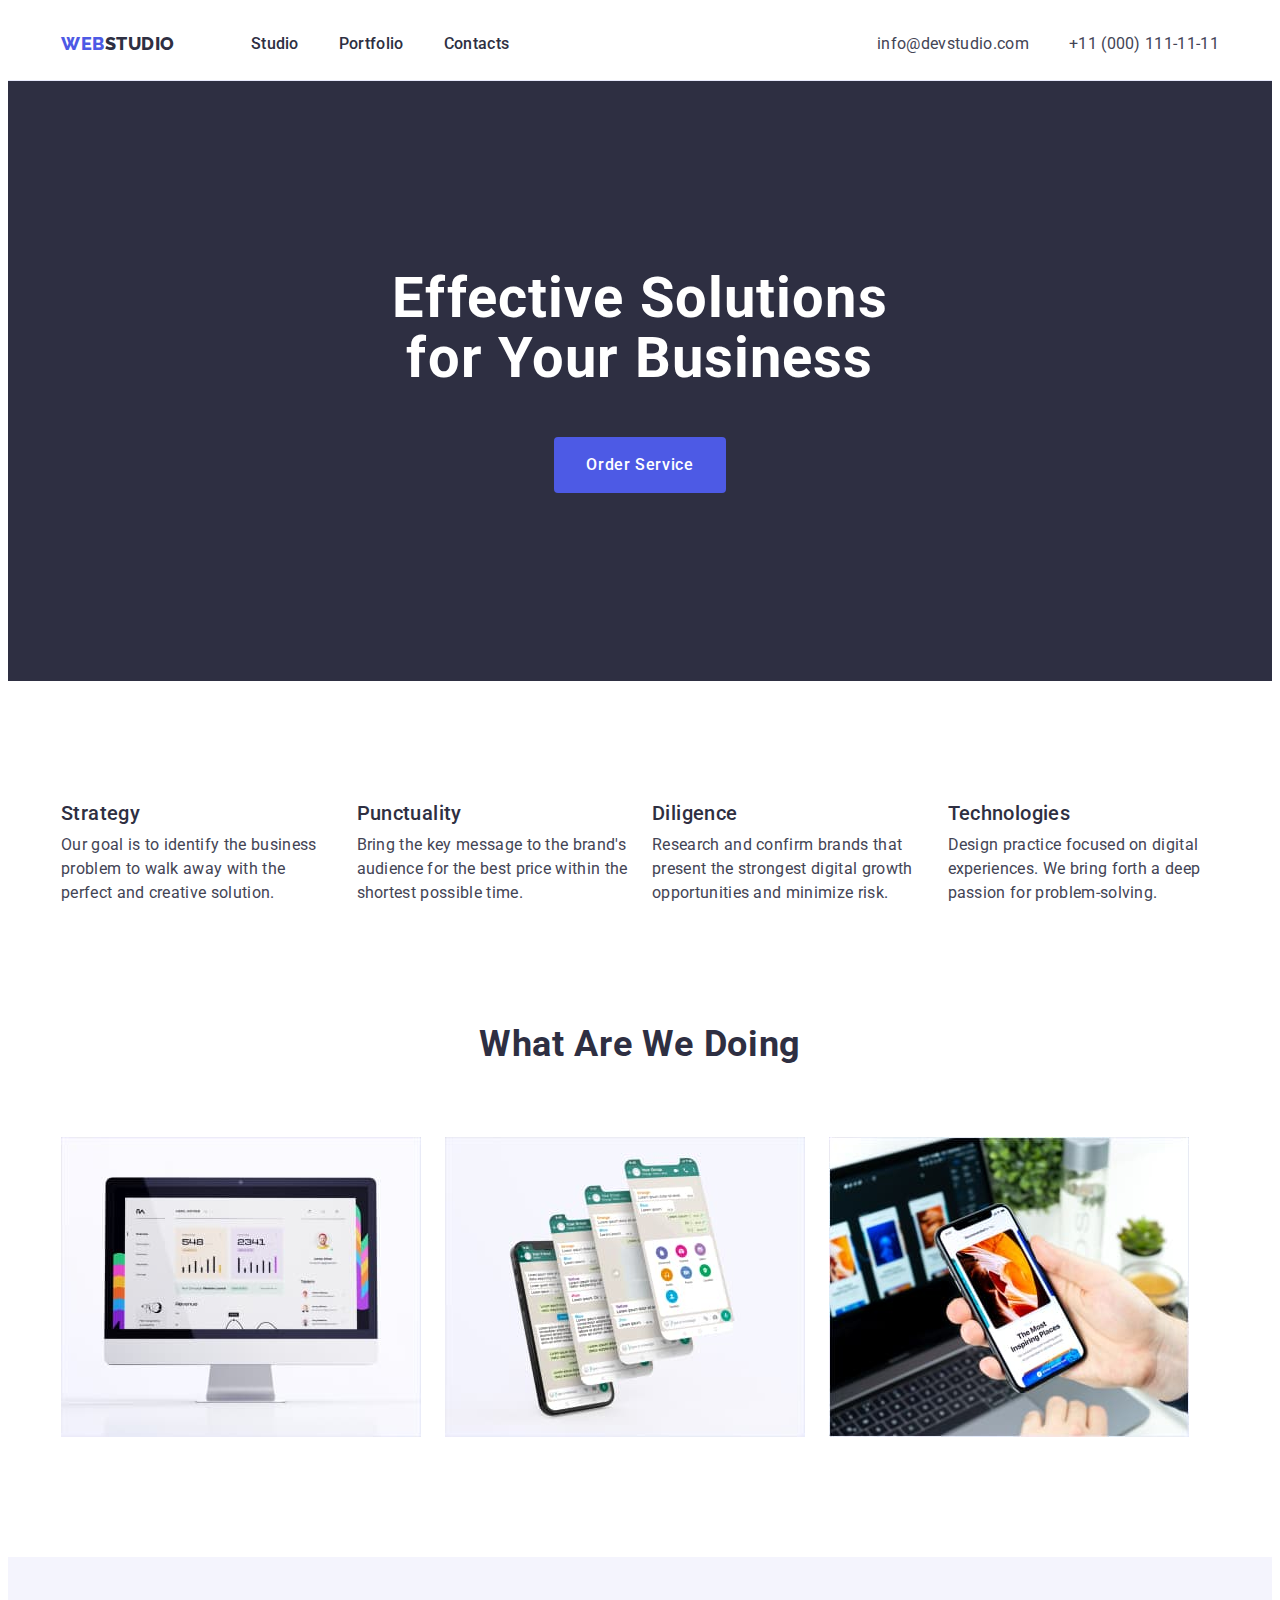
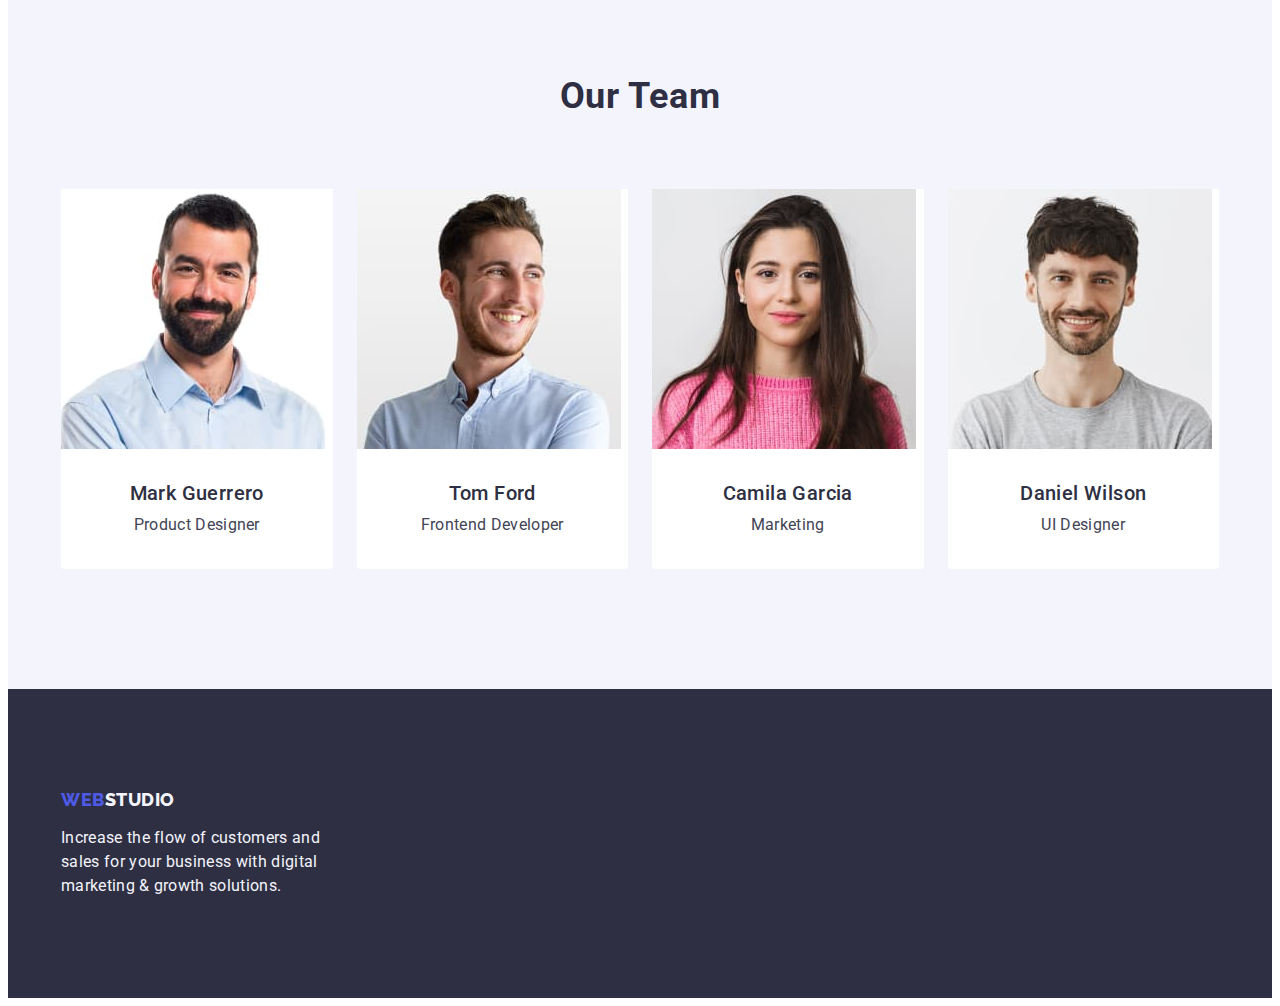
<file: index.html>
<!DOCTYPE html>
<html lang="en">
<head>
    <meta charset="UTF-8">
    <meta http-equiv="X-UA-Compatible" content="IE=edge">
    <meta name="viewport" content="width=device-width, initial-scale=1.0">
    <link rel="preconnect" href="https://fonts.googleapis.com">
    <link rel="preconnect" href="https://fonts.gstatic.com" crossorigin>
    <link href="https://fonts.googleapis.com/css2?family=Raleway:wght@800&family=Roboto:wght@400;500;700&display=swap"
        rel="stylesheet">
    <title>Web Studio</title>
    <link rel="stylesheet" href="https://cdnjs.cloudflare.com/ajax/libs/modern-normalize/2.0.0/modern-normalize.min.css"
        integrity="sha512-4xo8blKMVCiXpTaLzQSLSw3KFOVPWhm/TRtuPVc4WG6kUgjH6J03IBuG7JZPkcWMxJ5huwaBpOpnwYElP/m6wg=="
        crossorigin="anonymous" referrerpolicy="no-referrer" />
    <link rel="stylesheet" href="./css/styles.css">
</head>
<body>
    <header class="header">
        <div class="container header-container">
            <nav class="header-navigation list">
            <a href="./index.html" class="header-logo link">Web<span class="header-logo-sp">Studio</span></a>
            <ul class="main-list list">
                <li class="header-menu-item link"><a class="header-menu link" href="./index.html">Studio</a></li>
                <li class="header-menu-item link"><a class="header-menu link" href="./portfolio.html">Portfolio</a></li>
                <li class="header-menu-item link"><a class="header-menu link" href="">Contacts</a></li>
            </ul>
            </nav>
            <address class="address">
            <ul class="address-list list">
                <li class="header-address-item link"><a class="header-address link" href="mailto:info@devstudio.com">info@devstudio.com</a></li>
                <li class="header-address-item link"><a class="header-address link" href="tel:+110001111111">+11 (000) 111-11-11</a></li>
            </ul>
            </address>
        </div>
    </header>

    <main>
        <section class="hero">
            <div class="container hero-container">
                <h1 class="hero-title">Effective Solutions for Your Business </h1>
                <button type="button" class="hero-btn">Order Service</button>
            </div>
        </section>
        <section class="benefits">
            <div class="container">
                <h2 hidden class="visually-hidden">Our advantages</h2>
                <ul class="benefits-list list">
                    <li class="benefits-item">
                        <h3 class="benefits-subtitle">Strategy</h3>
                        <p class="benefits-item-text">Our goal is to identify the business
                        problem to walk away with the perfect and creative solution.</p>
                    </li>
                    <li class="benefits-item">
                        <h3 class="benefits-subtitle">Punctuality</h3>
                        <p class="benefits-item-text">Bring the key message to the brand's audience for the best price within the shortest possible time.</p>
                    </li>
                    <li class="benefits-item">
                        <h3 class="benefits-subtitle">Diligence</h3>
                        <p class="benefits-item-text">Research and confirm brands that present the strongest digital growth opportunities and minimize risk.</p>
                    </li>
                    <li class="benefits-item">
                        <h3 class="benefits-subtitle">Technologies</h3>
                        <p class="benefits-item-text">Design practice focused on digital experiences. We bring forth a deep passion for problem-solving.</p>
                    </li>
                </ul>
            </div>
        </section>
        <section class="our-activity">
            <div class="container">
                <h2 class="activity">What are we doing</h2>
                <ul class="activity-list list">
                    <li class="activity-item"><img src="./images/img1.jpg" alt="computer screen" width="360" height="300"/></li>
                    <li class="activity-item"><img src="./images/img2.jpg" alt="many smartphone windows" width="360" height="300"/></li>
                    <li class="activity-item"><img src="./images/img3.jpg" alt="smartphone screen" width="360" height="300"/></li>
                </ul>
            </div>
        </section>
        <section class="team">
            <div class="container">
                <h2 class="team-title">Our Team</h2>
                <ul class="team-list list">
                    <li class="team-item">
                        <img src="./images/MarkGuerrero.jpg" alt="Mark Guerrero" width="264" height="260"/>
                            <div class="container-team">
                            <h3 class="team-subtitle">Mark Guerrero</h3>
                            <p class="team-item-text">Product Designer</p>
                            </div>
                    </li>
                    <li class="team-item">
                        <img src="./images/TomFord.jpg" alt="Tom Ford" width="264" height="260"/>
                            <div class="container-team">
                                <h3 class="team-subtitle">Tom Ford</h3>
                                <p class="team-item-text">Frontend Developer</p>
                            </div>
                    </li>
                    <li class="team-item">
                        <img src="./images/CamilaGarcia.jpg" alt="Camila Garcia" width="264" height="260"/>
                            <div class="container-team">
                                <h3 class="team-subtitle">Camila Garcia</h3>
                                <p class="team-item-text">Marketing</p>
                            </div>
                    </li>
                    <li class="team-item">
                        <img src="./images/DanielWilson.jpg" alt="Daniel Wilson" width="264" height="260"/>
                            <div class="container-team">
                                <h3 class="team-subtitle">Daniel Wilson</h3>
                                <p class="team-item-text">UI Designer</p>
                            </div>
                    </li>
                </ul>
            </div>
        </section>
    </main>
    <footer class="footer">
        <div class="container">
            <a href="./index.html" class="footer-logo link">Web<span class="fotter-logo-sp">Studio</span></a>
            <p class="footer-text">
                Increase the flow of customers and sales for your business with digital marketing & growth solutions.
            </p>
        </div>
    </footer>
</body>
</html>
</file>
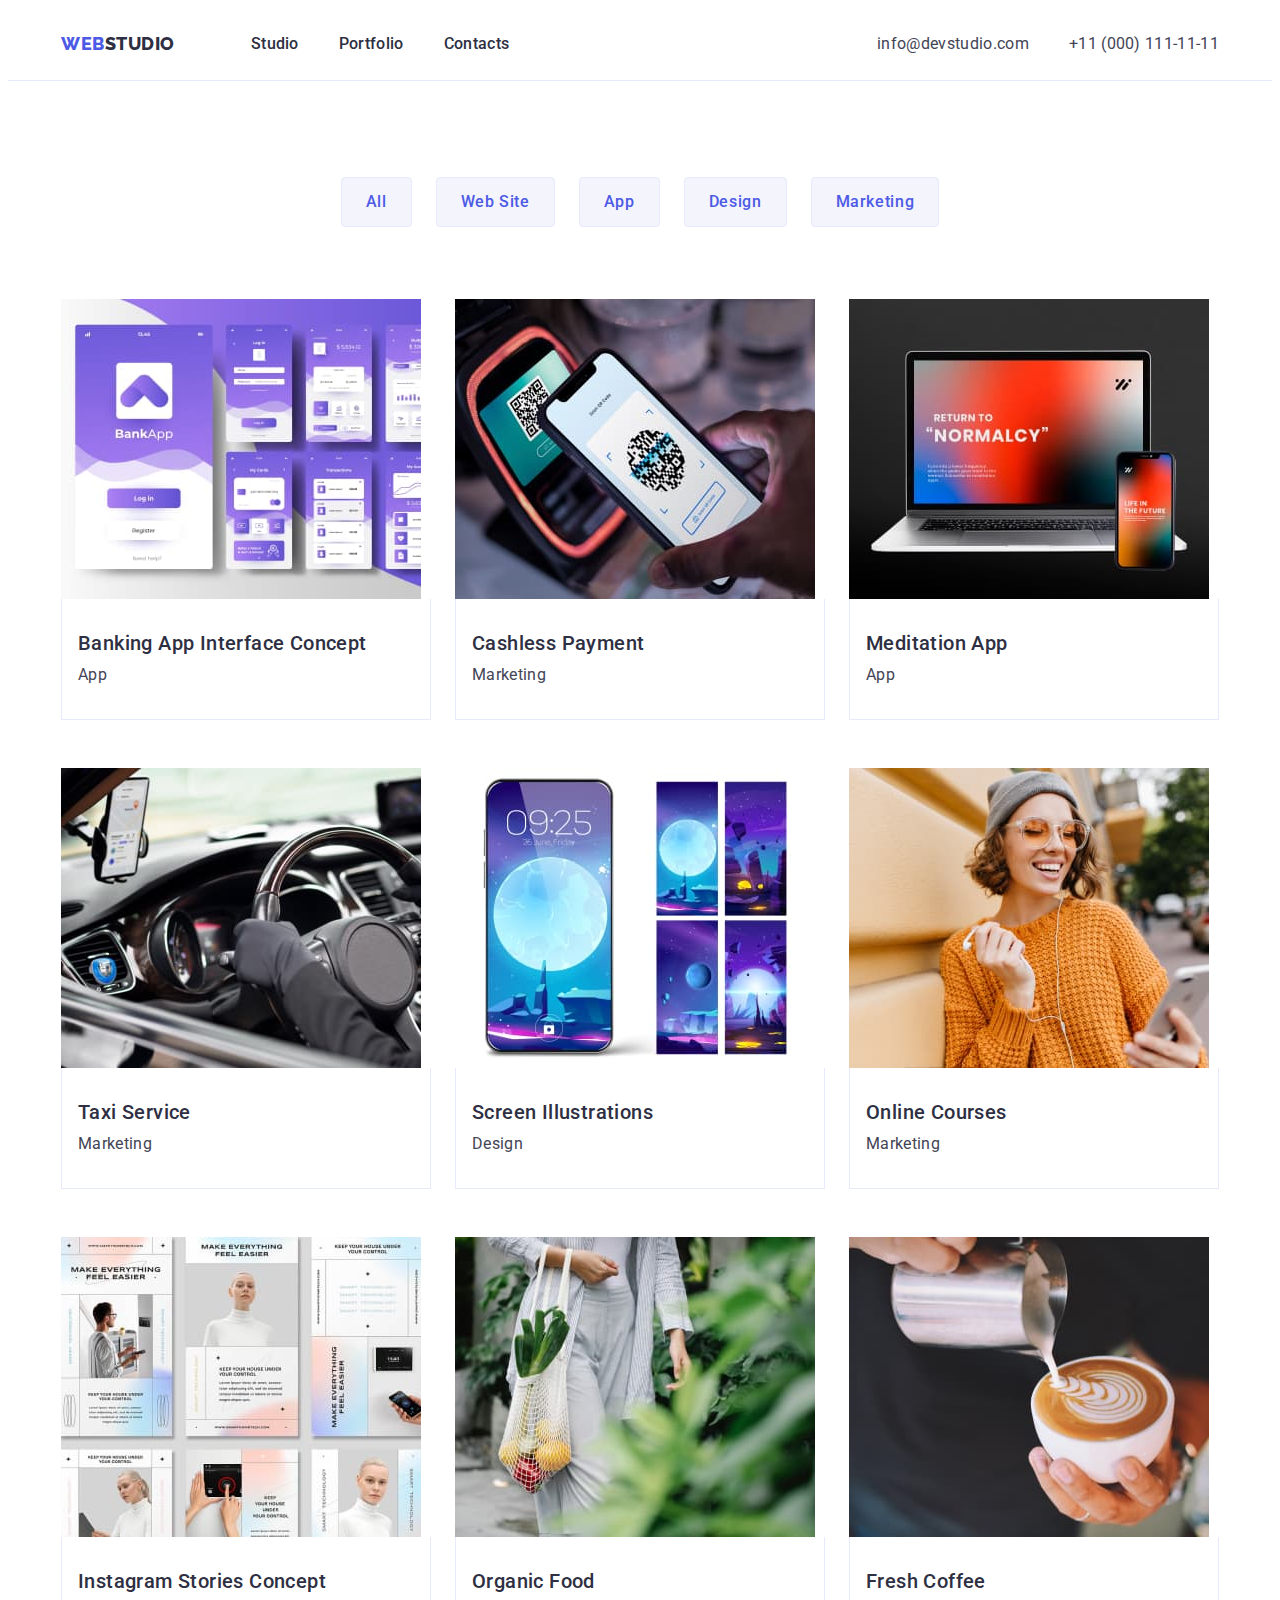
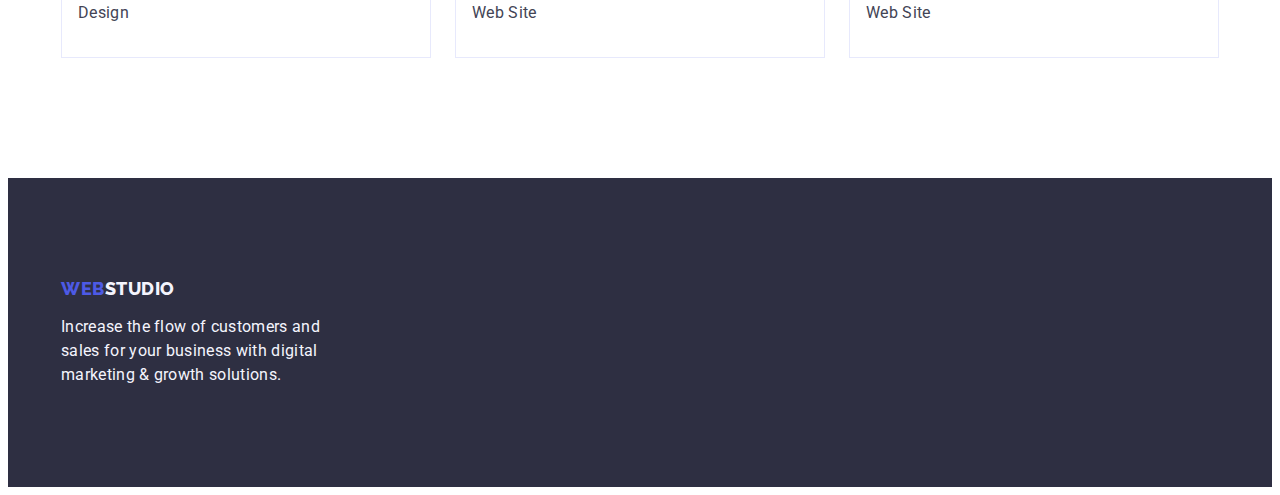
<file: portfolio.html>
<!DOCTYPE html>
<html lang="en">

<head>
    <meta charset="UTF-8">
    <meta http-equiv="X-UA-Compatible" content="IE=edge">
    <meta name="viewport" content="width=device-width, initial-scale=1.0">
    <link rel="preconnect" href="https://fonts.googleapis.com">
    <link rel="preconnect" href="https://fonts.gstatic.com" crossorigin>
    <link href="https://fonts.googleapis.com/css2?family=Raleway:wght@800&family=Roboto:wght@400;500;700&display=swap"
        rel="stylesheet">
    <title>Web Studio</title>
    <link rel="stylesheet" href="https://cdnjs.cloudflare.com/ajax/libs/modern-normalize/2.0.0/modern-normalize.min.css"
        integrity="sha512-4xo8blKMVCiXpTaLzQSLSw3KFOVPWhm/TRtuPVc4WG6kUgjH6J03IBuG7JZPkcWMxJ5huwaBpOpnwYElP/m6wg=="
        crossorigin="anonymous" referrerpolicy="no-referrer" />
    <link rel="stylesheet" href="./css/styles.css">
</head>

<body>
    <header class="header">
        <div class="container header-container">
            <nav class="header-navigation list">
                <a href="./index.html" class="header-logo link">Web<span class="header-logo-sp">Studio</span></a>
                <ul class="main-list list">
                    <li class="header-menu-item link"><a class="header-menu link" href="./index.html">Studio</a></li>
                    <li class="header-menu-item link"><a class="header-menu link" href="./portfolio.html">Portfolio</a></li>
                    <li class="header-menu-item link"><a class="header-menu link" href="">Contacts</a></li>
                </ul>
            </nav>
            <address class="address">
                <ul class="address-list list">
                    <li class="header-address-item link"><a class="header-address link"
                            href="mailto:info@devstudio.com">info@devstudio.com</a></li>
                    <li class="header-address-item link"><a class="header-address link" href="tel:+110001111111">+11 (000)
                            111-11-11</a></li>
                </ul>
            </address>
        </div>
    </header>

    <main>
            <section class="categories">
                <div class="container">
                    <h1 hidden class="visually-hidden">Categories</h1>
                    <ul class="categories-list list">
                        <li class="categories-item"><button type="button" class="categories-btn">All</button></li>
                        <li class="categories-item"><button type="button" class="categories-btn">Web Site</button></li>
                        <li class="categories-item"><button type="button" class="categories-btn">App</button></li>
                        <li class="categories-item"><button type="button" class="categories-btn">Design</button></li>
                        <li class="categories-item"><button type="button" class="categories-btn">Marketing</button></li>
                    </ul>
                
                     <ul class="categories-photo list">
                        <li class="categoties-link link">
                            <a href="./index.html" class="product link">
                                <img src="./images/banking-img.jpg" alt="banking app" width="360" height="300" />
                                <div class="container-product">
                                <h2 class="product-subtitle">Banking App Interface Concept</h2>
                                <p class="product-text">App</p>
                                </div>
                            </a>
                        </li>
                        <li class="categoties-link link">
                            <a href="./index.html" class="product link">
                            <img src="./images/cashless-img.jpg" alt="Cashless Payment" width="360" height="300" />
                            <div class="container-product">
                            <h2 class="product-subtitle">Cashless Payment</h2>
                            <p class="product-text">Marketing</p>
                            </div>
                            </a>
                        </li>
                        <li class="categoties-link link">
                            <a href="./index.html" class="product link">
                            <img src="./images/meditation-img.jpg" alt="Meditation App" width="360" height="300" />
                            <div class="container-product">
                            <h2 class="product-subtitle">Meditation App</h2>
                            <p class="product-text">App</p>
                            </div>
                            </a>
                        </li>
                        <li class="categoties-link link">
                            <a href="./index.html" class="categories link">
                            <img src="./images/taxi-img.jpg" alt="Taxi Servic" width="360" height="300" />
                            <div class="container-product">
                            <h2 class="product-subtitle">Taxi Service</h2>
                            <p class="product-text">Marketing</p>
                            </div>
                            </a>
                        </li>
                        <li class="categoties-link link">
                            <a href="./index.html" class="product link">
                            <img src="./images/scren-img.jpg" alt="Screen Illustrations" width="360" height="300" />
                            <div class="container-product">
                            <h2 class="product-subtitle">Screen Illustrations</h2>
                            <p class="product-text">Design</p>
                            </div>
                            </a>
                        </li>
                        <li class="categoties-link link">
                            <a href="./index.html" class="product link">
                            <img src="./images/online-img.jpg" alt="Online Courses" width="360" height="300" />
                            <div class="container-product">
                            <h2 class="product-subtitle">Online Courses</h2>
                            <p class="product-text">Marketing</p>
                            </div>
                            </a>
                        </li>
                        <li class="categoties-link link">
                            <a href="./index.html" class="product link">
                            <img src="./images/instagram-img.jpg" alt="Instagram Stories" width="360" height="300" />
                            <div class="container-product">
                            <h2 class="product-subtitle">Instagram Stories Concept</h2>
                            <p class="product-text">Design</p>
                            </div>
                            </a>
                        </li>
                        <li class="categoties-link link">
                            <a href="./index.html" class="product link">
                            <img src="./images/organicfood-img.jpg" alt="Organic Food" width="360" height="300" />
                            <div class="container-product">
                            <h2 class="product-subtitle">Organic Food</h2>
                            <p class="product-text">Web Site</p>
                            </div>
                            </a>
                        </li>
                        <li class="categoties-link link">
                            <a href="./index.html" class="product link">
                            <img src="./images/freshcoffe-img.jpg" alt="Coffee" width="360" height="300" />
                            <div class="container-product">
                            <h2 class="product-subtitle">Fresh Coffee</h2>
                            <p class="product-text">Web Site</p>
                            </div>
                            </a>
                        </li>
                </ul>
            </div>
    </section>
    </main>
    <footer class="footer">
        <div class="container">
            <a href="./index.html" class="footer-logo link">Web<span class="footer-logo-sp">Studio</span></a>
            <p class="footer-text">
                Increase the flow of customers and sales for your business with digital marketing & growth solutions.
            </p>
        </div>
    </footer>
</body>

</html>
</file>
<file: css/styles.css>
:root {
--title-color: #2E2F42;
--main-text-color: #434455;
--second-text-color: #ffffff;
--pressed-state: #404BBF;

}
p,h1,h2,h3,h4,h5,h6 {
    margin-top: 0;
    margin-bottom: 0;
}
body {
    font-family: 'Roboto', sans-serif;
    color: #434455;
    background-color:#FFFFFF;
}
a {
    text-decoration: none;
}
ul {
    list-style-type: none;
    margin-top: 0;
    margin-bottom: 0;
    padding-left: 0;
}
.link{
    text-decoration: none;
}
.list {
    list-style: none;
}
img {
    display: block;
}
.container {
    width: 1158px;
    padding-left: 15px;
    padding-right: 15px;
    margin: 0 auto;
}
.header {
    border-bottom: 1px solid #E7E9FC;
}
.header-logo {
    font-family: 'Raleway', sans-serif;
    font-style: normal;
    font-weight: 800;
    font-size: 18px;
    line-height: 1.17;
    letter-spacing: 0.03em;
    color: #4d5ae5;
    text-transform: uppercase;
    margin-right: 76px;
}
.header-logo span {
    color: #2E2F42;
}
.main-list {
    display: flex;
    gap: 40px;
    /* padding-top: 24px;
    padding-bottom: 24px; */
}
.header-container {
    display: flex;
    align-items: center;

}
.header-navigation {
    display: flex;
    align-items: center;
justify-content:space-between;
}
.header-menu-item {
    font-weight: 500;
    font-size: 16px;
    line-height: 1.5;
    letter-spacing: 0.02em;
    color: var(--title-color);

}
.header-menu-item:is(:hover, :focus) {
    color: var(--pressed-state);
}
.header-menu {
    color: var(--title-color);
    padding-top: 24px;
    padding-bottom: 24px;
    display: block;

}
.header-menu:is(:hover, :focus) {
    color: var(--pressed-state);
}
.address {
    font-style: normal;
    margin-left: auto;
}
.address-list {
    display: flex;
    gap: 40px;

}
.header-address{
    font-weight: 400;
    font-size: 16px;
    line-height: 1.5;
    letter-spacing: 0.02em;
    color: var(--main-text-color);
    font-style: normal;
}
.header-address:is(:hover, :focus){
    color: var(--pressed-state);
}
.hero {
background-color: #2E2F42;
text-align: center;
padding: 188px 0;
margin-left: auto;
margin-right: auto;
}
.hero-title {
        font-weight: 700;
        font-size: 56px;
        line-height: 1.07;
        letter-spacing: 0.02em;
        color: #FFFFFF;
        text-align: center;
        max-width: 496px ;
        margin-bottom: 48px;
        margin-left: auto;
        margin-right: auto;
}

.hero-btn {
       font-family: inherit;
        font-weight: 500;
        font-size: 16px;
        line-height: 1.5; 
        letter-spacing: 0.04em;
        color: #FFFFFF;
        cursor: pointer;
        text-align: center;
        background-color: #4D5AE5;
        border-radius: 4px;
        border: none;
        padding: 16px 32px;
        display: block;
        min-width: 169px;        
        margin-left: auto;
        margin-right: auto;

}
.hero-btn:is(:hover, :focus){
    background-color: #404BBF
}
.advantages {
    visibility: hidden;
}
.benefits {
    padding-top: 120px;
    padding-bottom: 120px;
}
.benefits-list {
    display: flex;
    gap: 24px;
}
.benefits-subtitle {        
        font-weight: 500;
        font-size: 20px;
        line-height: 1.2;
        letter-spacing: 0.02em;
        color: var(--title-color);
        margin-bottom: 8px;
}
.benefits-item {
    width: calc((100% - 72px) /4);
}
.benefits-item-text {
        font-size: 16px;
        line-height: 1.5;
        letter-spacing: 0.02em;
        color: var(--main-text-color);
}
.our-activity{
    padding-bottom: 120px;
    
}
.activity {
        font-weight: 700;
        font-size: 36px;
        line-height: 1.11;
        letter-spacing: 0.02em;
        color: var(--title-color);
        text-align: center;
        text-transform: capitalize;
        margin-bottom: 72px;
}
.activity-list {
    display: flex;
    gap:24px;
}
.activity.item {
    width: calc((100% - 24px *2) /3);
}
.team {
    background-color: #F4F4FD;
    padding-bottom: 120px;
    padding-top: 120px;
}

.team-title {
        font-weight: 700;
        font-size: 36px;
        line-height: 1.11;
        letter-spacing: 0.02em;
        color: var(--title-color);
        text-align: center;
        text-transform: capitalize;
        margin-bottom: 72px;
}
.team-list {
    display: flex;
    gap: 24px;
}


.team-item { 
       background-color: #FFFFFF;
       width: calc((100% - 24px * 3) / 4);
        border-radius: 0px 0px 4px 4px;
    }
.container-team {
    padding: 32px 16px;
}

.team-subtitle {
        font-weight: 500;
        font-size: 20px;
        line-height: 1.2;
        letter-spacing: 0.02em;
        text-align: center;
        color: var(--title-color);
        margin-bottom: 8px;


}

.team-item-text {
        font-size: 16px;
        line-height: 1.5;
        letter-spacing: 0.02em;
        text-align: center;
        color: var(--main-text-color);
}
.footer{
        background-color: #2E2F42;
        padding-top: 100px;
        padding-bottom: 100px;
}
.footer-logo {
    font-family: 'Raleway', sans-serif;
    font-style: normal;
    font-weight: 800;
    font-size: 18px;
    line-height: 1.17;
    letter-spacing: 0.03em;
    color: #4D5AE5;
    text-transform: uppercase;
    display: inline-block;
    margin-bottom: 16px;
}
.footer-logo span{
    color: #F4F4FD;
}
.footer-text {
        font-size: 16px;
        line-height: 1.5;
        letter-spacing: 0.02em;
        color: #F4F4FD;
        max-width: 264px;
}

.categories {
    padding-top: 96px;
    padding-bottom: 120px;
}
.categories-list {
    display: flex;
    gap: 24px;
    justify-content: center;
    margin-bottom: 72px;
}
.categories-btn { 
        font-family: 'Roboto', sans-serif;
        font-style: normal;
        font-weight: 500;
        font-size: 16px;
        line-height: 1.5;
        letter-spacing: 0.04em;
        color: #4D5AE5;
        cursor: pointer;
        background-color: #F4F4FD;
        border: 1px solid #E7E9FC;
        border-radius: 4px;
        padding: 12px 24px;
    }
.categories-btn:is(:hover, :focus){
    border: 1px solid transparent;
}


.categories-btn:is(:hover, :focus) {
    color: #FFFFFF;
    background-color:#404BBF;
}
.categories-photo {
    display: flex;
    flex-wrap: wrap;
    gap: 24px;
    row-gap: 48px;
}
.categoties-link {
    width: calc((100% - 24px * 2) / 3);
}
.container-product {
    padding: 32px 16px;
    border: 1px solid #e7e9fc;
    border-top: none;
}
.product-subtitle {
        font-weight: 500;
        font-size: 20px;
        line-height: 1.2;
        letter-spacing: 0.02em;
        color: var(--title-color);
        margin-bottom: 8px
}

.product-text {
        font-weight: 400;
        font-size: 16px;
        line-height: 1.5;
        letter-spacing: 0.02em;
        color: var(--main-text-color);
}
.visually-hidden {
        position: absolute;
        width: 1px;
        height: 1px;
        margin: -1px;
        border: 0;
        padding: 0;
        white-space: nowrap;
        clip-path: inset(100%);
        clip: rect(0 0 0 0);
        overflow: hidden;
}
</file>
